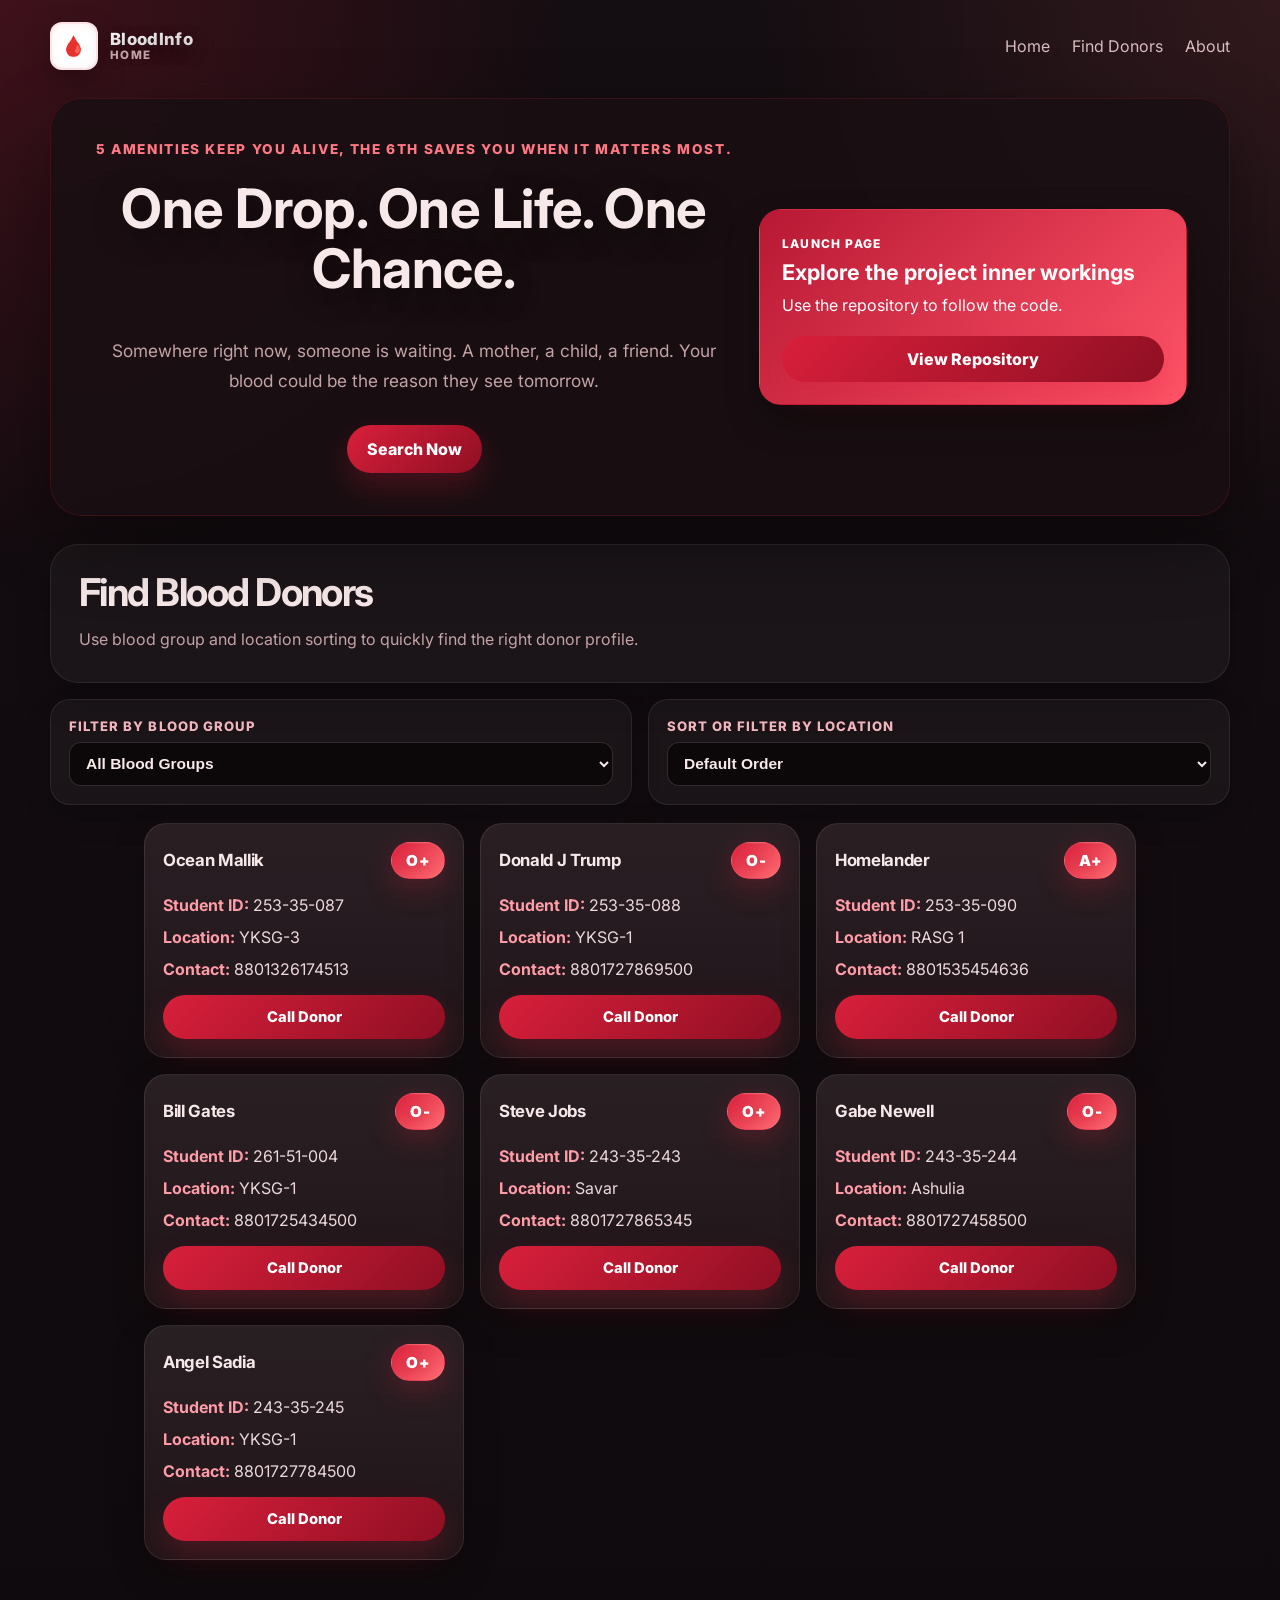
<file: index.html>
<!DOCTYPE html>
<html lang="en">
    <head>
        <meta charset="UTF-8" />
        <meta name="viewport" content="width=device-width, initial-scale=1.0" />
        <meta
            name="description"
            content="BloodInfo helps people find nearby blood donors fast with a simple, friendly, and urgent-first landing page."
        />
        <title>BloodInfo — One Drop One Life</title>
        <link rel="preconnect" href="https://fonts.googleapis.com" />
        <link rel="preconnect" href="https://fonts.gstatic.com" crossorigin />
        <link href="https://fonts.googleapis.com/css2?family=Inter:wght@400;600;700;800&display=swap" rel="stylesheet" />
        <link rel="icon" type="image/png" href="favicon.png" />
        <link rel="stylesheet" href="style.css" />
    </head>
    <body>
        <div class="page-shell">
            <header class="topbar">
                <a class="brand" href="#home" aria-label="One Drop One Life home">
                    <span class="brand-mark" aria-hidden="true">🩸</span>
                    <div class="brand-text">
                        <span class="brand-main">BloodInfo</span>
                        <span class="brand-sub">Home</span>
                    </div>
                </a>
                <button class="menu-toggle" aria-expanded="false" aria-controls="primary-navigation" aria-label="Open menu">
                    <span class="hamburger" aria-hidden="true">
                        <span></span>
                        <span></span>
                        <span></span>
                    </span>
                </button>
                <nav id="primary-navigation" class="topnav" aria-label="Primary navigation">
                    <button class="drawer-close" aria-label="Close menu">×</button>
                    <a href="/">Home</a>
                    <a href="#search">Find Donors</a>
                    <a href="about.html">About</a>
                </nav>
            </header>
            <div id="nav-overlay" class="nav-overlay" aria-hidden="true"></div>

            <main id="home">
                <section class="hero">
                    <div class="hero-copy">
                        <p class="eyebrow">5 Amenities Keep You Alive, The 6th Saves You When It Matters Most.</p>
                        <h1>One Drop. One Life. One Chance.</h1>
                        <p class="lead">Somewhere right now, someone is waiting. A mother, a child, a friend. Your blood could be the reason they see tomorrow.</p>
                        <div class="hero-actions">
                            <a class="button button-primary" href="#search">Search Now</a>
                        </div>
                    </div>

                    <aside class="hero-panel" aria-label="Quick intro card">
                        <div class="panel-card panel-highlight">
                            <span class="panel-label">Launch page</span>
                            <h2>Explore the project inner workings</h2>
                            <p>Use the repository to follow the code.</p>
                            <div class="panel-actions">
                                <a class="button button-primary panel-button" href="https://github.com/oceanmallik/OneDropOneLife" target="_blank" rel="noreferrer">View Repository</a>
                            </div>
                        </div>
                    </aside>
                </section>

                <!-- Search and Filter Section -->
                <section id="search" class="search-section">
                    <div class="section-heading search-heading">
                        <h2>Find Blood Donors</h2>
                        <p class="section-copy">Use blood group and location sorting to quickly find the right donor profile.</p>
                    </div>

                    <div class="search-controls">
                        <!-- Filter dropdown by Blood Group -->
                        <div class="control-group">
                            <label for="bloodFilter">Filter by Blood Group</label>
                            <select id="bloodFilter" onchange="filterAndSortDonors()">
                                <option value="All">All Blood Groups</option>
                                <option value="A+">A+</option>
                                <option value="A-">A-</option>
                                <option value="B+">B+</option>
                                <option value="B-">B-</option>
                                <option value="O+">O+</option>
                                <option value="O-">O-</option>
                                <option value="AB+">AB+</option>
                                <option value="AB-">AB-</option>
                            </select>
                        </div>

                        <!-- Sort dropdown by Location -->
                        <div class="control-group">
                            <label for="locationSort">Sort or Filter by Location</label>
                            <select id="locationSort" onchange="filterAndSortDonors()">
                                <option value="None">Default Order</option>
                                <option value="ASC">Address (A to Z)</option>
                                <option value="DESC">Address (Z to A)</option>
                                <option value="YKSG1">YKSG 1</option>
                                <option value="YKSG2">YKSG 2</option>
                                <option value="YKSG3">YKSG 3</option>
                                <option value="RASG1">RASG 1</option>
                                <option value="RASG2">RASG 2</option>
                            </select>
                        </div>
                    </div>

                    <!-- Container where the donor cards will dynamically generate from app.js -->
                    <div id="donorGrid" class="donor-grid" aria-live="polite">
                        <p class="status-message">Loading donor records...</p>
                    </div>
                </section>
            </main>
        </div>

        <!-- Link to your external JavaScript engine -->
        <script src="app.js"></script>
    </body>
</html>
</file>
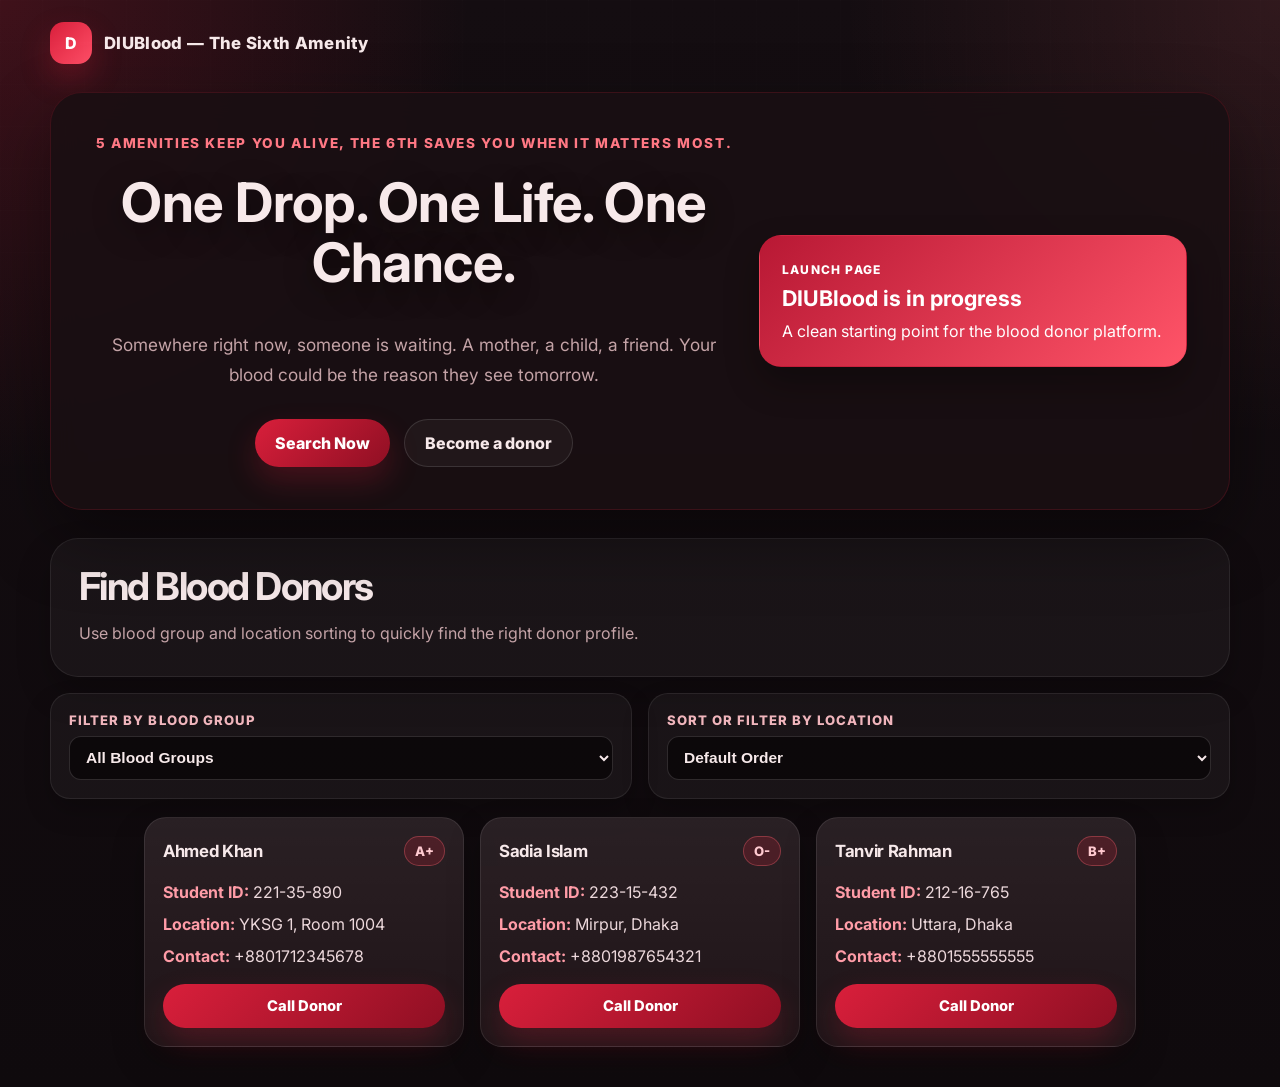
<file: docs/index.html>
<!DOCTYPE html>
<html lang="en">
    <head>
        <meta charset="UTF-8" />
        <meta name="viewport" content="width=device-width, initial-scale=1.0" />
        <meta
            name="description"
            content="DIUBlood helps people find nearby blood donors fast with a simple, friendly, and urgent-first landing page."
        />
        <title>DIUBlood</title>
        <link rel="preconnect" href="https://fonts.googleapis.com" />
        <link rel="preconnect" href="https://fonts.gstatic.com" crossorigin />
        <link href="https://fonts.googleapis.com/css2?family=Inter:wght@400;600;700;800&display=swap" rel="stylesheet" />
        <link rel="icon" type="image/png" href="favicon.png" />
        <link rel="stylesheet" href="style.css" />
    </head>
    <body>
        <div class="page-shell">
            <header class="topbar">
                <a class="brand" href="#home" aria-label="DIUBlood home">
                    <span class="brand-mark">D</span>
                    <span class="brand-text">DIUBlood — The Sixth Amenity</span>
                </a>
            </header>

            <main id="home">
                <section class="hero">
                    <div class="hero-copy">
                        <p class="eyebrow">5 Amenities Keep You Alive, The 6th Saves You When It Matters Most.</p>
                        <h1>One Drop. One Life. One Chance.</h1>
                        <p class="lead">Somewhere right now, someone is waiting. A mother, a child, a friend. Your blood could be the reason they see tomorrow.</p>
                        <div class="hero-actions">
                            <a class="button button-primary" href="#search">Search Now</a>
                            <a class="button button-secondary" href="https://clubs.daffodilvarsity.edu.bd/club/bdc">Become a donor</a>
                        </div>
                    </div>

                    <aside class="hero-panel" aria-label="Quick intro card">
                        <div class="panel-card panel-highlight">
                            <span class="panel-label">Launch page</span>
                            <h2>DIUBlood is in progress</h2>
                            <p>A clean starting point for the blood donor platform.</p>
                        </div>
                    </aside>
                </section>

                <!-- Search and Filter Section -->
                <section id="search" class="search-section">
                    <div class="section-heading search-heading">
                        <h2>Find Blood Donors</h2>
                        <p class="section-copy">Use blood group and location sorting to quickly find the right donor profile.</p>
                    </div>

                    <div class="search-controls">
                        <!-- Filter dropdown by Blood Group -->
                        <div class="control-group">
                            <label for="bloodFilter">Filter by Blood Group</label>
                            <select id="bloodFilter" onchange="filterAndSortDonors()">
                                <option value="All">All Blood Groups</option>
                                <option value="A+">A+</option>
                                <option value="A-">A-</option>
                                <option value="B+">B+</option>
                                <option value="B-">B-</option>
                                <option value="O+">O+</option>
                                <option value="O-">O-</option>
                                <option value="AB+">AB+</option>
                                <option value="AB-">AB-</option>
                            </select>
                        </div>

                        <!-- Sort dropdown by Location -->
                        <div class="control-group">
                            <label for="locationSort">Sort or Filter by Location</label>
                            <select id="locationSort" onchange="filterAndSortDonors()">
                                <option value="None">Default Order</option>
                                <option value="ASC">Address (A to Z)</option>
                                <option value="DESC">Address (Z to A)</option>
                                <option value="YKSG1">YKSG 1</option>
                                <option value="YKSG2">YKSG 2</option>
                                <option value="YKSG3">YKSG 3</option>
                                <option value="RASG1">RASG 1</option>
                                <option value="RASG2">RASG 2</option>
                            </select>
                        </div>
                    </div>

                    <!-- Container where the donor cards will dynamically generate from app.js -->
                    <div id="donorGrid" class="donor-grid" aria-live="polite">
                        <p class="status-message">Loading donor records...</p>
                    </div>
                </section>
            </main>
        </div>

        <!-- Link to your external JavaScript engine -->
        <script src="app.js"></script>
    </body>
</html>
</file>
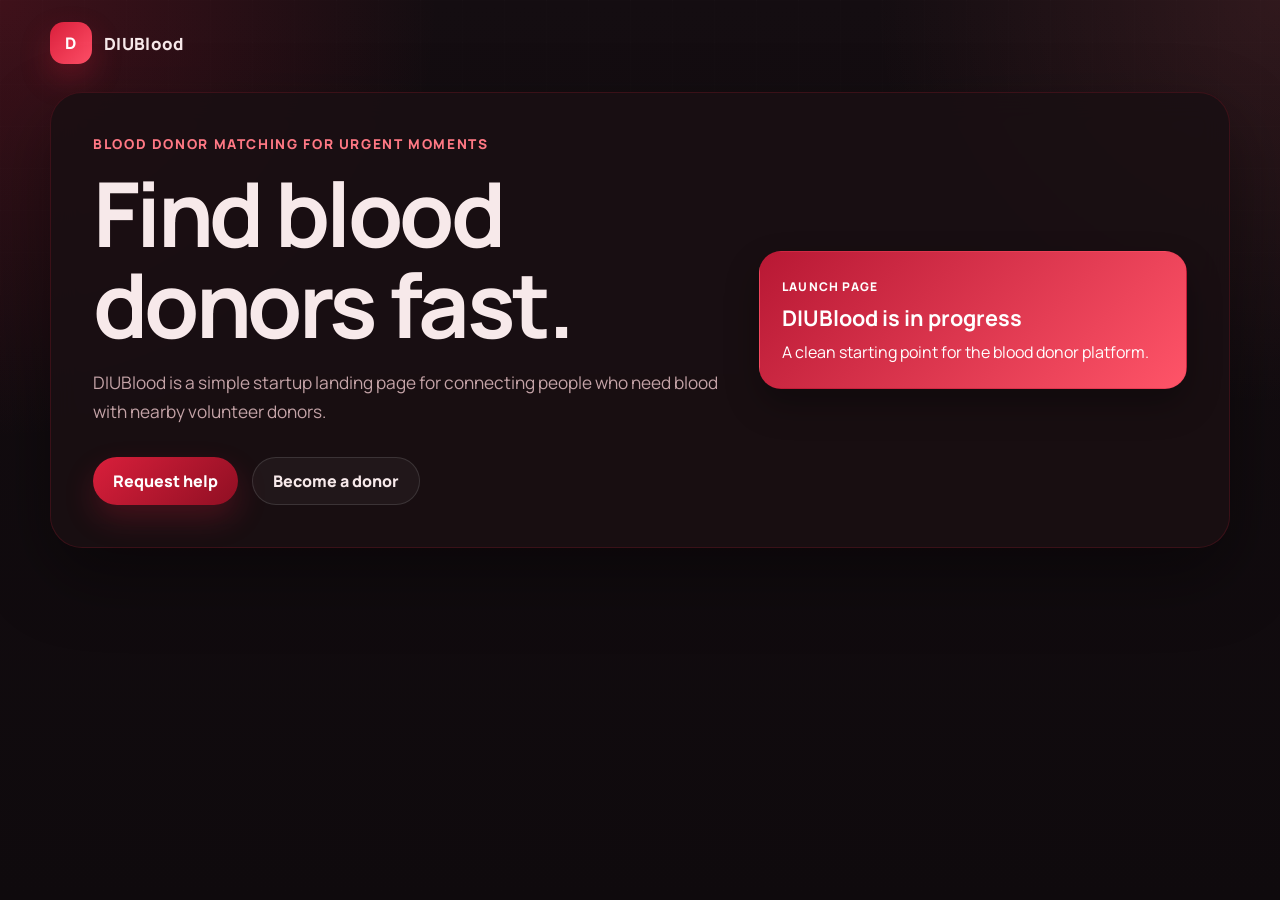
<file: website/index.html>
<!DOCTYPE html>
<html lang="en">
    <head>
        <meta charset="UTF-8" />
        <meta name="viewport" content="width=device-width, initial-scale=1.0" />
        <meta
            name="description"
            content="DIUBlood helps people find nearby blood donors fast with a simple, friendly, and urgent-first landing page."
        />
        <title>DIUBlood | Find Blood Donors Fast</title>
        <link rel="preconnect" href="https://fonts.googleapis.com" />
        <link rel="preconnect" href="https://fonts.gstatic.com" crossorigin />
        <link
            href="https://fonts.googleapis.com/css2?family=Manrope:wght@400;500;600;700;800&display=swap"
            rel="stylesheet"
        />
        <link rel="stylesheet" href="style.css" />
    </head>
    <body>
        <div class="page-shell">
            <header class="topbar">
                <a class="brand" href="#home" aria-label="DIUBlood home">
                    <span class="brand-mark">D</span>
                    <span class="brand-text">DIUBlood</span>
                </a>
            </header>

            <main id="home">
                <section class="hero">
                    <div class="hero-copy">
                        <p class="eyebrow">Blood donor matching for urgent moments</p>
                        <h1>Find blood donors fast.</h1>
                        <p class="lead">
                            DIUBlood is a simple startup landing page for connecting people
                            who need blood with nearby volunteer donors.
                        </p>
                        <div class="hero-actions">
                            <a class="button button-primary" href="#contact">Request help</a>
                            <a class="button button-secondary" href="#donors">Become a donor</a>
                        </div>
                    </div>

                    <aside class="hero-panel" aria-label="Quick intro card">
                        <div class="panel-card panel-highlight">
                            <span class="panel-label">Launch page</span>
                            <h2>DIUBlood is in progress</h2>
                            <p>A clean starting point for the blood donor platform.</p>
                        </div>
                    </aside>
                </section>

            </main>
        </div>
    </body>
</html>
</file>
<file: style.css>
* {
	box-sizing: border-box;
}

:root {
	color-scheme: light;
	--bg: #0f0a0d;
	--surface: rgba(26, 15, 19, 0.88);
	--surface-strong: #1b1014;
	--text: #f7e9ea;
	--muted: #c4a3a7;
	--primary: #d91f3b;
	--primary-dark: #8f0f23;
	--accent: #ff6b72;
	--line: rgba(217, 31, 59, 0.18);
	--shadow: 0 28px 70px rgba(0, 0, 0, 0.38);
}

html {
	scroll-behavior: smooth;
}

body {
	margin: 0;
	min-height: 100vh;
	font-family: "Inter", system-ui, -apple-system, "Segoe UI", Roboto, "Helvetica Neue", Arial, sans-serif;
	color: var(--text);
	background:
		radial-gradient(circle at top left, rgba(217, 31, 59, 0.22), transparent 28%),
		radial-gradient(circle at top right, rgba(255, 107, 114, 0.12), transparent 26%),
		linear-gradient(180deg, #140d11 0%, var(--bg) 100%);
}

body::before {
	content: "";
	position: fixed;
	inset: 0;
	pointer-events: none;
	background-image: linear-gradient(rgba(255, 255, 255, 0.03) 1px, transparent 1px),
		linear-gradient(90deg, rgba(255, 255, 255, 0.03) 1px, transparent 1px);
	background-size: 42px 42px;
	mask-image: linear-gradient(180deg, rgba(0, 0, 0, 0.3), transparent 85%);
}

a {
	color: inherit;
	text-decoration: none;
}

.page-shell {
	width: min(1180px, calc(100% - 32px));
	margin: 0 auto;
	padding: 22px 0 40px;
}

.topbar {
	display: flex;
	align-items: center;
	justify-content: space-between;
	gap: 16px;
	margin-bottom: 28px;
}

.brand {
	display: inline-flex;
	align-items: center;
	gap: 12px;
	font-weight: 800;
	letter-spacing: 0.02em;
}

.brand-mark {
	display: grid;
	place-items: center;
	width: 48px;
	height: 48px;
	border-radius: 12px;
	font-size: 1.25rem;
	color: var(--primary-dark);
	background: #ffffff;
	border: 2px solid rgba(217, 31, 59, 0.12);
	box-shadow: 0 10px 28px rgba(0, 0, 0, 0.28), 0 2px 8px rgba(217, 31, 59, 0.06) inset;
}

.brand-text {
	display: flex;
	flex-direction: column;
	line-height: 1;
}

.brand-main {
	font-size: 1.05rem;
	font-weight: 800;
	background: linear-gradient(90deg, #fff, rgba(255,255,255,0.9));
	-webkit-background-clip: text;
	background-clip: text;
	color: transparent;
	text-shadow: 0 6px 18px rgba(0,0,0,0.45);
}

.brand-sub {
	font-size: 0.72rem;
	color: var(--muted);
	letter-spacing: 0.12em;
	text-transform: uppercase;
	margin-top: 2px;
}

.topnav {
	display: flex;
	align-items: center;
	gap: 22px;
	color: #d8bcc0;
}

.drawer-close {
	display: none;
}

/* Menu toggle (hamburger) */
.menu-toggle {
	display: none;
	background: transparent;
	border: none;
	padding: 6px;
	margin-left: 8px;
	cursor: pointer;
	align-items: center;
	justify-content: center;
}

.hamburger {
	display: inline-block;
	width: 28px;
	height: 20px;
}
.hamburger span {
	display: block;
	height: 2px;
	background: var(--text);
	border-radius: 2px;
	margin: 4px 0;
	transition: transform 200ms ease, opacity 200ms ease;
}

.topnav a {
	transition: color 160ms ease;
}

.topnav a:hover,
.topnav a:focus-visible {
	color: var(--primary);
}

.hero {
	display: grid;
	grid-template-columns: minmax(0, 1.2fr) minmax(300px, 0.8fr);
	gap: 24px;
	align-items: center;
	padding: 42px;
	border: 1px solid rgba(217, 31, 59, 0.18);
	border-radius: 32px;
	background: var(--surface);
	backdrop-filter: blur(14px);
	box-shadow: var(--shadow);
}

.eyebrow {
	margin: 0 0 14px;
	font-size: 0.85rem;
	font-weight: 800;
	letter-spacing: 0.12em;
	text-transform: uppercase;
	color: #ff7884;
}

.hero h1,
.section-heading h2,
.contact-band h2 {
	margin: 0;
	line-height: 1.02;
	letter-spacing: -0.04em;
}

.hero-copy {
	display: flex;
	flex-direction: column;
	align-items: center;
	text-align: center;
}

.hero h1 {
	/* Redesigned: slightly smaller, balanced, and readable for a long line */
	max-width: 34ch;
	font-size: clamp(2rem, 4.5vw, 3.4rem);
	line-height: 1.12;
	font-weight: 700;
	letter-spacing: -0.01em;
	margin: 0.12em 0 0.35em;
	text-shadow: 0 8px 30px rgba(0, 0, 0, 0.45);
}

.lead,
.section-copy,
.feature-card p,
.panel-card p,
.donor-card li,
.stats span {
	color: var(--muted);
}

.lead {
	max-width: 60ch;
	margin: 18px 0 0;
	font-size: 1.08rem;
	line-height: 1.7;
}

.hero-actions {
	display: flex;
	flex-wrap: wrap;
	gap: 14px;
	margin-top: 30px;
}

.button {
	display: inline-flex;
	align-items: center;
	justify-content: center;
	min-height: 48px;
	padding: 0 20px;
	border-radius: 999px;
	font-weight: 800;
	transition: transform 180ms ease, box-shadow 180ms ease, background-color 180ms ease;
}

.button:hover,
.button:focus-visible {
	transform: translateY(-1px);
}

.button-primary {
	color: #fff;
	background: linear-gradient(135deg, var(--primary), var(--primary-dark));
	box-shadow: 0 14px 30px rgba(217, 31, 59, 0.24);
}

.button-secondary {
	color: var(--text);
	background: rgba(255, 255, 255, 0.04);
	border: 1px solid rgba(255, 255, 255, 0.12);
}

.panel-actions {
	display: grid;
	gap: 12px;
	margin-top: 18px;
}

.panel-button {
	width: 100%;
	min-height: 46px;
	padding-inline: 18px;
}

.panel-highlight .button-secondary {
	background: rgba(255, 255, 255, 0.14);
	border-color: rgba(255, 255, 255, 0.22);
	color: #fff;
}

.hero-points {
	display: flex;
	flex-wrap: wrap;
	gap: 12px;
	padding: 0;
	margin: 24px 0 0;
	list-style: none;
}

.hero-points li {
	padding: 10px 14px;
	border-radius: 999px;
	background: rgba(255, 255, 255, 0.04);
	border: 1px solid rgba(255, 255, 255, 0.08);
	color: #f0dede;
	font-weight: 700;
}

.hero-panel {
	display: grid;
	gap: 14px;
}

.panel-card {
	padding: 22px;
	border-radius: 22px;
	background: var(--surface-strong);
	border: 1px solid rgba(217, 31, 59, 0.12);
	box-shadow: 0 16px 34px rgba(0, 0, 0, 0.28);
}

.panel-highlight {
	color: #fff;
	background: linear-gradient(135deg, #b81834, #ff5468);
}

.panel-label,
.feature-step {
	display: inline-block;
	margin-bottom: 8px;
	font-size: 0.75rem;
	font-weight: 800;
	letter-spacing: 0.1em;
	text-transform: uppercase;
}

.panel-highlight .panel-label,
.panel-highlight p,
.panel-highlight h2 {
	color: inherit;
}

.panel-card h2,
.panel-card strong {
	display: block;
	margin: 0;
	font-size: 1.35rem;
}

.panel-card p {
	margin: 8px 0 0;
	line-height: 1.6;
}

.profile-spot {
	display: flex;
	align-items: center;
	gap: 14px;
	margin-top: 4px;
}

.profile-avatar {
	width: 62px;
	height: 62px;
	border-radius: 18px;
	object-fit: cover;
	border: 1px solid rgba(255, 255, 255, 0.16);
	box-shadow: 0 10px 24px rgba(0, 0, 0, 0.25);
}

.stats,
.content-grid,
.split-section,
.contact-band {
	margin-top: 24px;
}

.club-band {
	display: flex;
	justify-content: center;
	margin-top: 24px;
}

.club-band .donor-card {
	width: min(760px, 100%);
}

.stats {
	display: grid;
	grid-template-columns: repeat(3, minmax(0, 1fr));
	gap: 16px;
}

.stats div {
	padding: 22px;
	border-radius: 22px;
	background: rgba(255, 255, 255, 0.04);
	border: 1px solid rgba(255, 255, 255, 0.08);
	box-shadow: 0 10px 26px rgba(0, 0, 0, 0.22);
}

.stats strong {
	display: block;
	margin-bottom: 8px;
	font-size: 2rem;
	color: #fff;
}

.content-grid,
.split-section {
	display: grid;
	grid-template-columns: minmax(0, 0.95fr) minmax(0, 1.05fr);
	gap: 24px;
	align-items: start;
}

.section-heading,
.donor-card,
.feature-card,
.contact-band {
	border-radius: 28px;
	border: 1px solid rgba(255, 255, 255, 0.08);
	background: rgba(255, 255, 255, 0.04);
	box-shadow: 0 16px 34px rgba(0, 0, 0, 0.24);
}

.section-heading {
	padding: 28px;
}

.section-heading h2,
.contact-band h2 {
	font-size: clamp(2rem, 4vw, 3.2rem);
}

.section-copy {
	margin: 14px 0 0;
	line-height: 1.7;
}

.feature-list {
	display: grid;
	gap: 16px;
}

.feature-card {
	padding: 24px;
}

.feature-card h3,
.donor-card h3 {
	margin: 0;
	font-size: 1.25rem;
}

.feature-card p {
	margin: 12px 0 0;
	line-height: 1.7;
}

.feature-step {
	color: #ff7a85;
}

.donor-card {
	padding: 28px;
}

.donor-card ul {
	margin: 18px 0 24px;
	padding-left: 20px;
}

.donor-card li::marker {
	color: #ff7a85;
}

.donor-card li + li {
	margin-top: 12px;
}

.contact-band {
	display: flex;
	align-items: center;
	justify-content: space-between;
	gap: 20px;
	padding: 28px;
}

.search-section {
	margin-top: 28px;
}

.search-heading h2 {
	font-size: clamp(1.6rem, 3vw, 2.4rem);
}

.search-controls {
	display: grid;
	grid-template-columns: repeat(2, minmax(0, 1fr));
	gap: 16px;
	margin-top: 16px;
}

.control-group {
	padding: 18px;
	border-radius: 20px;
	background: rgba(255, 255, 255, 0.04);
	border: 1px solid rgba(255, 255, 255, 0.08);
	box-shadow: 0 12px 26px rgba(0, 0, 0, 0.22);
}

.control-group label {
	display: block;
	margin-bottom: 8px;
	font-size: 0.82rem;
	font-weight: 800;
	letter-spacing: 0.08em;
	text-transform: uppercase;
	color: #f0b5bc;
}

.control-group select {
	width: 100%;
	min-height: 44px;
	padding: 0 12px;
	border-radius: 12px;
	border: 1px solid rgba(255, 255, 255, 0.14);
	background: rgba(12, 7, 9, 0.9);
	color: var(--text);
	font-size: 0.97rem;
	font-weight: 600;
	outline: none;
	transition: border-color 140ms ease, box-shadow 140ms ease;
}

.control-group select:focus {
	border-color: rgba(255, 107, 114, 0.75);
	box-shadow: 0 0 0 3px rgba(255, 107, 114, 0.2);
}

.donor-grid {
	display: grid;
	grid-template-columns: repeat(3, minmax(0, 320px));
	justify-content: center;
	gap: 16px;
	margin-top: 18px;
}

.status-message {
	margin: 8px 0 0;
	padding: 22px;
	text-align: center;
	border-radius: 18px;
	border: 1px dashed rgba(255, 255, 255, 0.2);
	color: #ffb3ba;
	background: rgba(255, 255, 255, 0.02);
}

.donor-record-card {
	display: flex;
	flex-direction: column;
	gap: 14px;
	width: 100%;
	max-width: 320px;
	min-height: 230px;
	padding: 18px;
	border-radius: 22px;
	border: 1px solid rgba(255, 255, 255, 0.09);
	background:
		linear-gradient(180deg, rgba(255, 255, 255, 0.08), rgba(255, 255, 255, 0.03)),
		rgba(26, 15, 19, 0.86);
	box-shadow: 0 15px 32px rgba(0, 0, 0, 0.25);
	animation: card-rise 380ms ease both;
	animation-delay: calc(var(--card-index, 0) * 32ms);
}

.donor-record-header {
	display: flex;
	align-items: center;
	justify-content: space-between;
	gap: 10px;
}

.donor-record-header h3 {
	margin: 0;
	font-size: 1.05rem;
	letter-spacing: -0.02em;
}

.blood-pill {
	display: inline-flex;
	align-items: center;
	justify-content: center;
	padding: 8px 14px;
	border-radius: 999px;
	font-size: 0.95rem;
	font-weight: 900;
	background: linear-gradient(135deg, var(--primary), var(--accent));
	color: #fff;
	border: 1px solid rgba(255, 255, 255, 0.06);
	box-shadow: 0 8px 30px rgba(217, 31, 59, 0.28), inset 0 1px 0 rgba(255,255,255,0.04);
	letter-spacing: 0.02em;
	text-shadow: 0 2px 8px rgba(139, 15, 28, 0.28);
	transition: transform 180ms ease, box-shadow 180ms ease, background-color 180ms ease;
}

.blood-pill:hover,
.blood-pill:focus {
	transform: translateY(-2px) scale(1.02);
	box-shadow: 0 14px 40px rgba(217, 31, 59, 0.36), inset 0 1px 0 rgba(255,255,255,0.06);
}

.donor-record-meta {
	display: grid;
	gap: 8px;
}

.donor-record-meta p {
	margin: 0;
	line-height: 1.5;
	color: #ecd8db;
}

.donor-record-meta strong {
	color: #ff9ca7;
}

.donor-call {
	width: 100%;
	margin-top: auto;
	min-height: 44px;
	font-size: 0.92rem;
}

.donor-call-disabled {
	opacity: 0.72;
	cursor: not-allowed;
}

@keyframes card-rise {
	from {
		opacity: 0;
		transform: translateY(12px);
	}
	to {
		opacity: 1;
		transform: translateY(0);
	}
}

@media (max-width: 960px) {
	.hero,
	.content-grid,
	.split-section,
	.contact-band {
		grid-template-columns: 1fr;
	}

	.search-controls {
		grid-template-columns: 1fr;
	}

	.donor-grid {
		grid-template-columns: repeat(2, minmax(0, 320px));
	}

	.hero {
		padding: 28px;
	}

	.stats {
		grid-template-columns: 1fr;
	}
}

@media (max-width: 720px) {
	.page-shell {
		width: min(100% - 20px, 1180px);
		padding-top: 12px;
	}

	/* Keep header on a single row: brand + hamburger on the first line */
	.topbar {
		flex-direction: row;
		align-items: center;
	}

	/* Stack contact band vertically */
	.contact-band {
		flex-direction: column;
		align-items: flex-start;
	}

	.menu-toggle { display: inline-flex; }

	/* Off-canvas right-side nav for small screens */
	.topnav {
		position: fixed;
		top: 0;
		right: 0;
		height: 100vh;
		width: min(86vw, 340px);
		max-width: 340px;
		background: linear-gradient(180deg, rgba(26,15,19,0.98), rgba(20,12,14,0.98));
		backdrop-filter: blur(8px);
		box-shadow: -20px 0 40px rgba(0,0,0,0.6);
		padding: 72px 18px 18px;
		display: flex;
		flex-direction: column;
		gap: 16px;
		transform: translateX(100%);
		transition: transform 260ms cubic-bezier(.2,.9,.2,1);
		z-index: 1200;
		align-items: flex-start;
	}

	.drawer-close {
		display: inline-flex;
		position: absolute;
		top: 14px;
		right: 12px;
		background: transparent;
		border: none;
		color: var(--text);
		font-size: 26px;
		line-height: 1;
		padding: 6px 8px;
		border-radius: 8px;
		cursor: pointer;
		z-index: 1250;
	}

	.drawer-close:focus {
		outline: 3px solid rgba(217,31,59,0.22);
		outline-offset: 2px;
	}

	.topnav a {
		padding: 12px 6px;
		width: 100%;
		display: inline-block;
		font-weight: 700;
		color: var(--text);
	}

	.topnav.open {
		transform: translateX(0);
	}

	/* Overlay behind the nav */
	.nav-overlay {
		display: none;
		position: fixed;
		inset: 0;
		background: rgba(0,0,0,0.36);
		opacity: 0;
		transition: opacity 200ms ease;
		z-index: 1100;
	}

	body.nav-open .nav-overlay {
		display: block;
		opacity: 1;
	}

	.profile-spot {
		align-items: flex-start;
	}

	.hero h1 {
		max-width: none;
	}

	.donor-grid {
		grid-template-columns: minmax(0, 320px);
	}
}

/* Mobile-only performance & visual simplifications */
@media (max-width: 600px) {
	/* Remove subtle grid overlay to reduce repaints */
	body::before {
		display: none;
	}

	/* Reduce heavy blur/shadow effects that cause jank on low-power devices */
	.hero,
	.panel-card,
	.section-heading,
	.contact-band,
	.donor-record-card {
		backdrop-filter: none !important;
		-webkit-backdrop-filter: none !important;
		box-shadow: none !important;
		border-radius: 14px;
		background: rgba(26, 15, 19, 0.92);
		border: 1px solid rgba(255,255,255,0.04);
	}

	/* Disable entrance animations on list items to prevent frame drops */
	.donor-record-card {
		animation: none !important;
		transform: none !important;
	}

	/* Soften interactive transforms to avoid expensive compositing */
	.button:hover,
	.blood-pill:hover {
		transform: none !important;
		box-shadow: none !important;
	}

	/* Slightly smaller touch targets for mobile layout while keeping accessibility */
	.brand-mark { width: 44px; height: 44px; }
	.button { min-height: 44px; }

	/* Reduce heavy radial/linear gradients on hero to a simpler fill */
	.hero {
		padding: 18px;
		background: rgba(24, 12, 14, 0.88);
	}

	/* Reduce card paddings to better fit narrow viewports */
	.panel-card, .section-heading, .control-group, .donor-card {
		padding: 14px;
	}

	/* Avoid large text reflows by capping hero heading size a bit more */
	.hero h1 {
		font-size: clamp(1.6rem, 6vw, 2.6rem);
	}
}

/* When nav is open, prevent body scroll on small screens */
body.nav-open {
	overflow: hidden;
}
</file>
<file: docs/style.css>
* {
	box-sizing: border-box;
}

:root {
	color-scheme: light;
	--bg: #0f0a0d;
	--surface: rgba(26, 15, 19, 0.88);
	--surface-strong: #1b1014;
	--text: #f7e9ea;
	--muted: #c4a3a7;
	--primary: #d91f3b;
	--primary-dark: #8f0f23;
	--accent: #ff6b72;
	--line: rgba(217, 31, 59, 0.18);
	--shadow: 0 28px 70px rgba(0, 0, 0, 0.38);
}

html {
	scroll-behavior: smooth;
}

body {
	margin: 0;
	min-height: 100vh;
	font-family: "Inter", system-ui, -apple-system, "Segoe UI", Roboto, "Helvetica Neue", Arial, sans-serif;
	color: var(--text);
	background:
		radial-gradient(circle at top left, rgba(217, 31, 59, 0.22), transparent 28%),
		radial-gradient(circle at top right, rgba(255, 107, 114, 0.12), transparent 26%),
		linear-gradient(180deg, #140d11 0%, var(--bg) 100%);
}

body::before {
	content: "";
	position: fixed;
	inset: 0;
	pointer-events: none;
	background-image: linear-gradient(rgba(255, 255, 255, 0.03) 1px, transparent 1px),
		linear-gradient(90deg, rgba(255, 255, 255, 0.03) 1px, transparent 1px);
	background-size: 42px 42px;
	mask-image: linear-gradient(180deg, rgba(0, 0, 0, 0.3), transparent 85%);
}

a {
	color: inherit;
	text-decoration: none;
}

.page-shell {
	width: min(1180px, calc(100% - 32px));
	margin: 0 auto;
	padding: 22px 0 40px;
}

.topbar {
	display: flex;
	align-items: center;
	justify-content: space-between;
	gap: 16px;
	margin-bottom: 28px;
}

.brand {
	display: inline-flex;
	align-items: center;
	gap: 12px;
	font-weight: 800;
	letter-spacing: 0.02em;
}

.brand-mark {
	display: grid;
	place-items: center;
	width: 42px;
	height: 42px;
	border-radius: 14px;
	color: #fff;
	background: linear-gradient(135deg, var(--primary), #ff4f67);
	box-shadow: 0 14px 30px rgba(217, 31, 59, 0.28);
}

.brand-text {
	font-size: 1.05rem;
}

.topnav {
	display: flex;
	align-items: center;
	gap: 22px;
	color: #d8bcc0;
}

.topnav a {
	transition: color 160ms ease;
}

.topnav a:hover,
.topnav a:focus-visible {
	color: var(--primary);
}

.hero {
	display: grid;
	grid-template-columns: minmax(0, 1.2fr) minmax(300px, 0.8fr);
	gap: 24px;
	align-items: center;
	padding: 42px;
	border: 1px solid rgba(217, 31, 59, 0.18);
	border-radius: 32px;
	background: var(--surface);
	backdrop-filter: blur(14px);
	box-shadow: var(--shadow);
}

.eyebrow {
	margin: 0 0 14px;
	font-size: 0.85rem;
	font-weight: 800;
	letter-spacing: 0.12em;
	text-transform: uppercase;
	color: #ff7884;
}

.hero h1,
.section-heading h2,
.contact-band h2 {
	margin: 0;
	line-height: 1.02;
	letter-spacing: -0.04em;
}

.hero-copy {
	display: flex;
	flex-direction: column;
	align-items: center;
	text-align: center;
}

.hero h1 {
	/* Redesigned: slightly smaller, balanced, and readable for a long line */
	max-width: 34ch;
	font-size: clamp(2rem, 4.5vw, 3.4rem);
	line-height: 1.12;
	font-weight: 700;
	letter-spacing: -0.01em;
	margin: 0.12em 0 0.35em;
	text-shadow: 0 8px 30px rgba(0, 0, 0, 0.45);
}

.lead,
.section-copy,
.feature-card p,
.panel-card p,
.donor-card li,
.stats span {
	color: var(--muted);
}

.lead {
	max-width: 60ch;
	margin: 18px 0 0;
	font-size: 1.08rem;
	line-height: 1.7;
}

.hero-actions {
	display: flex;
	flex-wrap: wrap;
	gap: 14px;
	margin-top: 30px;
}

.button {
	display: inline-flex;
	align-items: center;
	justify-content: center;
	min-height: 48px;
	padding: 0 20px;
	border-radius: 999px;
	font-weight: 800;
	transition: transform 180ms ease, box-shadow 180ms ease, background-color 180ms ease;
}

.button:hover,
.button:focus-visible {
	transform: translateY(-1px);
}

.button-primary {
	color: #fff;
	background: linear-gradient(135deg, var(--primary), var(--primary-dark));
	box-shadow: 0 14px 30px rgba(217, 31, 59, 0.24);
}

.button-secondary {
	color: var(--text);
	background: rgba(255, 255, 255, 0.04);
	border: 1px solid rgba(255, 255, 255, 0.12);
}

.hero-points {
	display: flex;
	flex-wrap: wrap;
	gap: 12px;
	padding: 0;
	margin: 24px 0 0;
	list-style: none;
}

.hero-points li {
	padding: 10px 14px;
	border-radius: 999px;
	background: rgba(255, 255, 255, 0.04);
	border: 1px solid rgba(255, 255, 255, 0.08);
	color: #f0dede;
	font-weight: 700;
}

.hero-panel {
	display: grid;
	gap: 14px;
}

.panel-card {
	padding: 22px;
	border-radius: 22px;
	background: var(--surface-strong);
	border: 1px solid rgba(217, 31, 59, 0.12);
	box-shadow: 0 16px 34px rgba(0, 0, 0, 0.28);
}

.panel-highlight {
	color: #fff;
	background: linear-gradient(135deg, #b81834, #ff5468);
}

.panel-label,
.feature-step {
	display: inline-block;
	margin-bottom: 8px;
	font-size: 0.75rem;
	font-weight: 800;
	letter-spacing: 0.1em;
	text-transform: uppercase;
}

.panel-highlight .panel-label,
.panel-highlight p,
.panel-highlight h2 {
	color: inherit;
}

.panel-card h2,
.panel-card strong {
	display: block;
	margin: 0;
	font-size: 1.35rem;
}

.panel-card p {
	margin: 8px 0 0;
	line-height: 1.6;
}

.stats,
.content-grid,
.split-section,
.contact-band {
	margin-top: 24px;
}

.stats {
	display: grid;
	grid-template-columns: repeat(3, minmax(0, 1fr));
	gap: 16px;
}

.stats div {
	padding: 22px;
	border-radius: 22px;
	background: rgba(255, 255, 255, 0.04);
	border: 1px solid rgba(255, 255, 255, 0.08);
	box-shadow: 0 10px 26px rgba(0, 0, 0, 0.22);
}

.stats strong {
	display: block;
	margin-bottom: 8px;
	font-size: 2rem;
	color: #fff;
}

.content-grid,
.split-section {
	display: grid;
	grid-template-columns: minmax(0, 0.95fr) minmax(0, 1.05fr);
	gap: 24px;
	align-items: start;
}

.section-heading,
.donor-card,
.feature-card,
.contact-band {
	border-radius: 28px;
	border: 1px solid rgba(255, 255, 255, 0.08);
	background: rgba(255, 255, 255, 0.04);
	box-shadow: 0 16px 34px rgba(0, 0, 0, 0.24);
}

.section-heading {
	padding: 28px;
}

.section-heading h2,
.contact-band h2 {
	font-size: clamp(2rem, 4vw, 3.2rem);
}

.section-copy {
	margin: 14px 0 0;
	line-height: 1.7;
}

.feature-list {
	display: grid;
	gap: 16px;
}

.feature-card {
	padding: 24px;
}

.feature-card h3,
.donor-card h3 {
	margin: 0;
	font-size: 1.25rem;
}

.feature-card p {
	margin: 12px 0 0;
	line-height: 1.7;
}

.feature-step {
	color: #ff7a85;
}

.donor-card {
	padding: 28px;
}

.donor-card ul {
	margin: 18px 0 24px;
	padding-left: 20px;
}

.donor-card li::marker {
	color: #ff7a85;
}

.donor-card li + li {
	margin-top: 12px;
}

.contact-band {
	display: flex;
	align-items: center;
	justify-content: space-between;
	gap: 20px;
	padding: 28px;
}

.search-section {
	margin-top: 28px;
}

.search-heading h2 {
	font-size: clamp(1.6rem, 3vw, 2.4rem);
}

.search-controls {
	display: grid;
	grid-template-columns: repeat(2, minmax(0, 1fr));
	gap: 16px;
	margin-top: 16px;
}

.control-group {
	padding: 18px;
	border-radius: 20px;
	background: rgba(255, 255, 255, 0.04);
	border: 1px solid rgba(255, 255, 255, 0.08);
	box-shadow: 0 12px 26px rgba(0, 0, 0, 0.22);
}

.control-group label {
	display: block;
	margin-bottom: 8px;
	font-size: 0.82rem;
	font-weight: 800;
	letter-spacing: 0.08em;
	text-transform: uppercase;
	color: #f0b5bc;
}

.control-group select {
	width: 100%;
	min-height: 44px;
	padding: 0 12px;
	border-radius: 12px;
	border: 1px solid rgba(255, 255, 255, 0.14);
	background: rgba(12, 7, 9, 0.9);
	color: var(--text);
	font-size: 0.97rem;
	font-weight: 600;
	outline: none;
	transition: border-color 140ms ease, box-shadow 140ms ease;
}

.control-group select:focus {
	border-color: rgba(255, 107, 114, 0.75);
	box-shadow: 0 0 0 3px rgba(255, 107, 114, 0.2);
}

.donor-grid {
	display: grid;
	grid-template-columns: repeat(3, minmax(0, 320px));
	justify-content: center;
	gap: 16px;
	margin-top: 18px;
}

.status-message {
	margin: 8px 0 0;
	padding: 22px;
	text-align: center;
	border-radius: 18px;
	border: 1px dashed rgba(255, 255, 255, 0.2);
	color: #ffb3ba;
	background: rgba(255, 255, 255, 0.02);
}

.donor-record-card {
	display: flex;
	flex-direction: column;
	gap: 14px;
	width: 100%;
	max-width: 320px;
	min-height: 230px;
	padding: 18px;
	border-radius: 22px;
	border: 1px solid rgba(255, 255, 255, 0.09);
	background:
		linear-gradient(180deg, rgba(255, 255, 255, 0.08), rgba(255, 255, 255, 0.03)),
		rgba(26, 15, 19, 0.86);
	box-shadow: 0 15px 32px rgba(0, 0, 0, 0.25);
	animation: card-rise 380ms ease both;
	animation-delay: calc(var(--card-index, 0) * 32ms);
}

.donor-record-header {
	display: flex;
	align-items: center;
	justify-content: space-between;
	gap: 10px;
}

.donor-record-header h3 {
	margin: 0;
	font-size: 1.05rem;
	letter-spacing: -0.02em;
}

.blood-pill {
	display: inline-flex;
	align-items: center;
	justify-content: center;
	padding: 6px 10px;
	border-radius: 999px;
	font-size: 0.82rem;
	font-weight: 800;
	background: rgba(217, 31, 59, 0.2);
	color: #ffcad0;
	border: 1px solid rgba(255, 107, 114, 0.35);
}

.donor-record-meta {
	display: grid;
	gap: 8px;
}

.donor-record-meta p {
	margin: 0;
	line-height: 1.5;
	color: #ecd8db;
}

.donor-record-meta strong {
	color: #ff9ca7;
}

.donor-call {
	width: 100%;
	margin-top: auto;
	min-height: 44px;
	font-size: 0.92rem;
}

.donor-call-disabled {
	opacity: 0.72;
	cursor: not-allowed;
}

@keyframes card-rise {
	from {
		opacity: 0;
		transform: translateY(12px);
	}
	to {
		opacity: 1;
		transform: translateY(0);
	}
}

@media (max-width: 960px) {
	.hero,
	.content-grid,
	.split-section,
	.contact-band {
		grid-template-columns: 1fr;
	}

	.search-controls {
		grid-template-columns: 1fr;
	}

	.donor-grid {
		grid-template-columns: repeat(2, minmax(0, 320px));
	}

	.hero {
		padding: 28px;
	}

	.stats {
		grid-template-columns: 1fr;
	}
}

@media (max-width: 720px) {
	.page-shell {
		width: min(100% - 20px, 1180px);
		padding-top: 12px;
	}

	.topbar,
	.contact-band {
		flex-direction: column;
		align-items: flex-start;
	}

	.topnav {
		gap: 14px;
		flex-wrap: wrap;
	}

	.hero h1 {
		max-width: none;
	}

	.donor-grid {
		grid-template-columns: minmax(0, 320px);
	}
}
</file>
<file: website/style.css>
* {
	box-sizing: border-box;
}

:root {
	color-scheme: light;
	--bg: #0f0a0d;
	--surface: rgba(26, 15, 19, 0.88);
	--surface-strong: #1b1014;
	--text: #f7e9ea;
	--muted: #c4a3a7;
	--primary: #d91f3b;
	--primary-dark: #8f0f23;
	--accent: #ff6b72;
	--line: rgba(217, 31, 59, 0.18);
	--shadow: 0 28px 70px rgba(0, 0, 0, 0.38);
}

html {
	scroll-behavior: smooth;
}

body {
	margin: 0;
	min-height: 100vh;
	font-family: "Manrope", sans-serif;
	color: var(--text);
	background:
		radial-gradient(circle at top left, rgba(217, 31, 59, 0.22), transparent 28%),
		radial-gradient(circle at top right, rgba(255, 107, 114, 0.12), transparent 26%),
		linear-gradient(180deg, #140d11 0%, var(--bg) 100%);
}

body::before {
	content: "";
	position: fixed;
	inset: 0;
	pointer-events: none;
	background-image: linear-gradient(rgba(255, 255, 255, 0.03) 1px, transparent 1px),
		linear-gradient(90deg, rgba(255, 255, 255, 0.03) 1px, transparent 1px);
	background-size: 42px 42px;
	mask-image: linear-gradient(180deg, rgba(0, 0, 0, 0.3), transparent 85%);
}

a {
	color: inherit;
	text-decoration: none;
}

.page-shell {
	width: min(1180px, calc(100% - 32px));
	margin: 0 auto;
	padding: 22px 0 40px;
}

.topbar {
	display: flex;
	align-items: center;
	justify-content: space-between;
	gap: 16px;
	margin-bottom: 28px;
}

.brand {
	display: inline-flex;
	align-items: center;
	gap: 12px;
	font-weight: 800;
	letter-spacing: 0.02em;
}

.brand-mark {
	display: grid;
	place-items: center;
	width: 42px;
	height: 42px;
	border-radius: 14px;
	color: #fff;
	background: linear-gradient(135deg, var(--primary), #ff4f67);
	box-shadow: 0 14px 30px rgba(217, 31, 59, 0.28);
}

.brand-text {
	font-size: 1.05rem;
}

.topnav {
	display: flex;
	align-items: center;
	gap: 22px;
	color: #d8bcc0;
}

.topnav a {
	transition: color 160ms ease;
}

.topnav a:hover,
.topnav a:focus-visible {
	color: var(--primary);
}

.hero {
	display: grid;
	grid-template-columns: minmax(0, 1.2fr) minmax(300px, 0.8fr);
	gap: 24px;
	align-items: center;
	padding: 42px;
	border: 1px solid rgba(217, 31, 59, 0.18);
	border-radius: 32px;
	background: var(--surface);
	backdrop-filter: blur(14px);
	box-shadow: var(--shadow);
}

.eyebrow {
	margin: 0 0 14px;
	font-size: 0.85rem;
	font-weight: 800;
	letter-spacing: 0.12em;
	text-transform: uppercase;
	color: #ff7884;
}

.hero h1,
.section-heading h2,
.contact-band h2 {
	margin: 0;
	line-height: 1.02;
	letter-spacing: -0.04em;
}

.hero h1 {
	max-width: 11ch;
	font-size: clamp(3rem, 8vw, 5.6rem);
}

.lead,
.section-copy,
.feature-card p,
.panel-card p,
.donor-card li,
.stats span {
	color: var(--muted);
}

.lead {
	max-width: 60ch;
	margin: 18px 0 0;
	font-size: 1.08rem;
	line-height: 1.7;
}

.hero-actions {
	display: flex;
	flex-wrap: wrap;
	gap: 14px;
	margin-top: 30px;
}

.button {
	display: inline-flex;
	align-items: center;
	justify-content: center;
	min-height: 48px;
	padding: 0 20px;
	border-radius: 999px;
	font-weight: 800;
	transition: transform 180ms ease, box-shadow 180ms ease, background-color 180ms ease;
}

.button:hover,
.button:focus-visible {
	transform: translateY(-1px);
}

.button-primary {
	color: #fff;
	background: linear-gradient(135deg, var(--primary), var(--primary-dark));
	box-shadow: 0 14px 30px rgba(217, 31, 59, 0.24);
}

.button-secondary {
	color: var(--text);
	background: rgba(255, 255, 255, 0.04);
	border: 1px solid rgba(255, 255, 255, 0.12);
}

.hero-points {
	display: flex;
	flex-wrap: wrap;
	gap: 12px;
	padding: 0;
	margin: 24px 0 0;
	list-style: none;
}

.hero-points li {
	padding: 10px 14px;
	border-radius: 999px;
	background: rgba(255, 255, 255, 0.04);
	border: 1px solid rgba(255, 255, 255, 0.08);
	color: #f0dede;
	font-weight: 700;
}

.hero-panel {
	display: grid;
	gap: 14px;
}

.panel-card {
	padding: 22px;
	border-radius: 22px;
	background: var(--surface-strong);
	border: 1px solid rgba(217, 31, 59, 0.12);
	box-shadow: 0 16px 34px rgba(0, 0, 0, 0.28);
}

.panel-highlight {
	color: #fff;
	background: linear-gradient(135deg, #b81834, #ff5468);
}

.panel-label,
.feature-step {
	display: inline-block;
	margin-bottom: 8px;
	font-size: 0.75rem;
	font-weight: 800;
	letter-spacing: 0.1em;
	text-transform: uppercase;
}

.panel-highlight .panel-label,
.panel-highlight p,
.panel-highlight h2 {
	color: inherit;
}

.panel-card h2,
.panel-card strong {
	display: block;
	margin: 0;
	font-size: 1.35rem;
}

.panel-card p {
	margin: 8px 0 0;
	line-height: 1.6;
}

.stats,
.content-grid,
.split-section,
.contact-band {
	margin-top: 24px;
}

.stats {
	display: grid;
	grid-template-columns: repeat(3, minmax(0, 1fr));
	gap: 16px;
}

.stats div {
	padding: 22px;
	border-radius: 22px;
	background: rgba(255, 255, 255, 0.04);
	border: 1px solid rgba(255, 255, 255, 0.08);
	box-shadow: 0 10px 26px rgba(0, 0, 0, 0.22);
}

.stats strong {
	display: block;
	margin-bottom: 8px;
	font-size: 2rem;
	color: #fff;
}

.content-grid,
.split-section {
	display: grid;
	grid-template-columns: minmax(0, 0.95fr) minmax(0, 1.05fr);
	gap: 24px;
	align-items: start;
}

.section-heading,
.donor-card,
.feature-card,
.contact-band {
	border-radius: 28px;
	border: 1px solid rgba(255, 255, 255, 0.08);
	background: rgba(255, 255, 255, 0.04);
	box-shadow: 0 16px 34px rgba(0, 0, 0, 0.24);
}

.section-heading {
	padding: 28px;
}

.section-heading h2,
.contact-band h2 {
	font-size: clamp(2rem, 4vw, 3.2rem);
}

.section-copy {
	margin: 14px 0 0;
	line-height: 1.7;
}

.feature-list {
	display: grid;
	gap: 16px;
}

.feature-card {
	padding: 24px;
}

.feature-card h3,
.donor-card h3 {
	margin: 0;
	font-size: 1.25rem;
}

.feature-card p {
	margin: 12px 0 0;
	line-height: 1.7;
}

.feature-step {
	color: #ff7a85;
}

.donor-card {
	padding: 28px;
}

.donor-card ul {
	margin: 18px 0 24px;
	padding-left: 20px;
}

.donor-card li::marker {
	color: #ff7a85;
}

.donor-card li + li {
	margin-top: 12px;
}

.contact-band {
	display: flex;
	align-items: center;
	justify-content: space-between;
	gap: 20px;
	padding: 28px;
}

@media (max-width: 960px) {
	.hero,
	.content-grid,
	.split-section,
	.contact-band {
		grid-template-columns: 1fr;
	}

	.hero {
		padding: 28px;
	}

	.stats {
		grid-template-columns: 1fr;
	}
}

@media (max-width: 720px) {
	.page-shell {
		width: min(100% - 20px, 1180px);
		padding-top: 12px;
	}

	.topbar,
	.contact-band {
		flex-direction: column;
		align-items: flex-start;
	}

	.topnav {
		gap: 14px;
		flex-wrap: wrap;
	}

	.hero h1 {
		max-width: none;
	}
}
</file>
